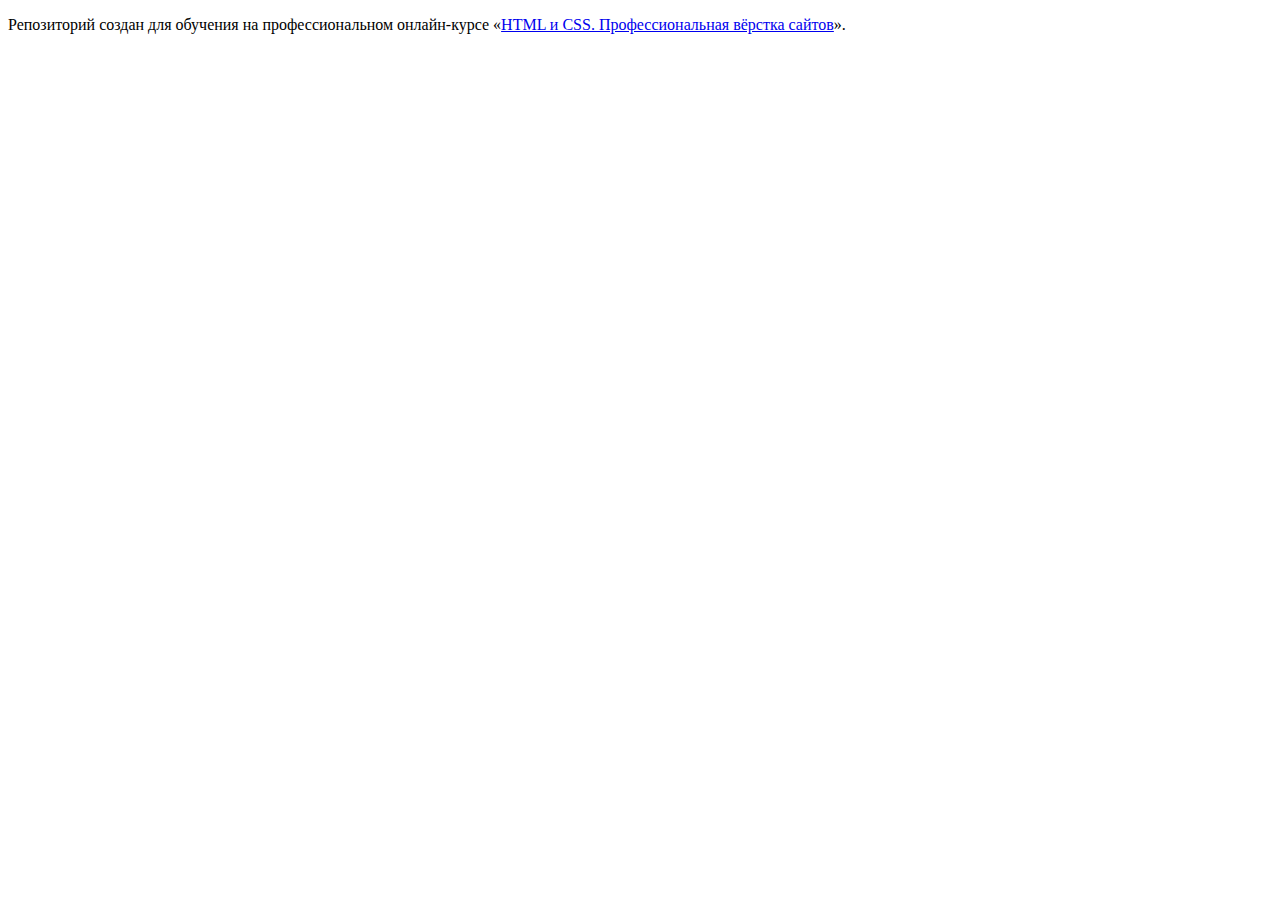
<file: index.html>
<!DOCTYPE html>
<html lang="ru">
  <head>
    <meta charset="utf-8">
    <title>HTML Academy: Седона</title>
  </head>
  <body>

    <p>Репозиторий создан для обучения на профессиональном онлайн‑курсе «<a href="https://htmlacademy.ru/intensive/htmlcss">HTML и CSS. Профессиональная вёрстка сайтов</a>».</p>

  </body>
</html>
</file>
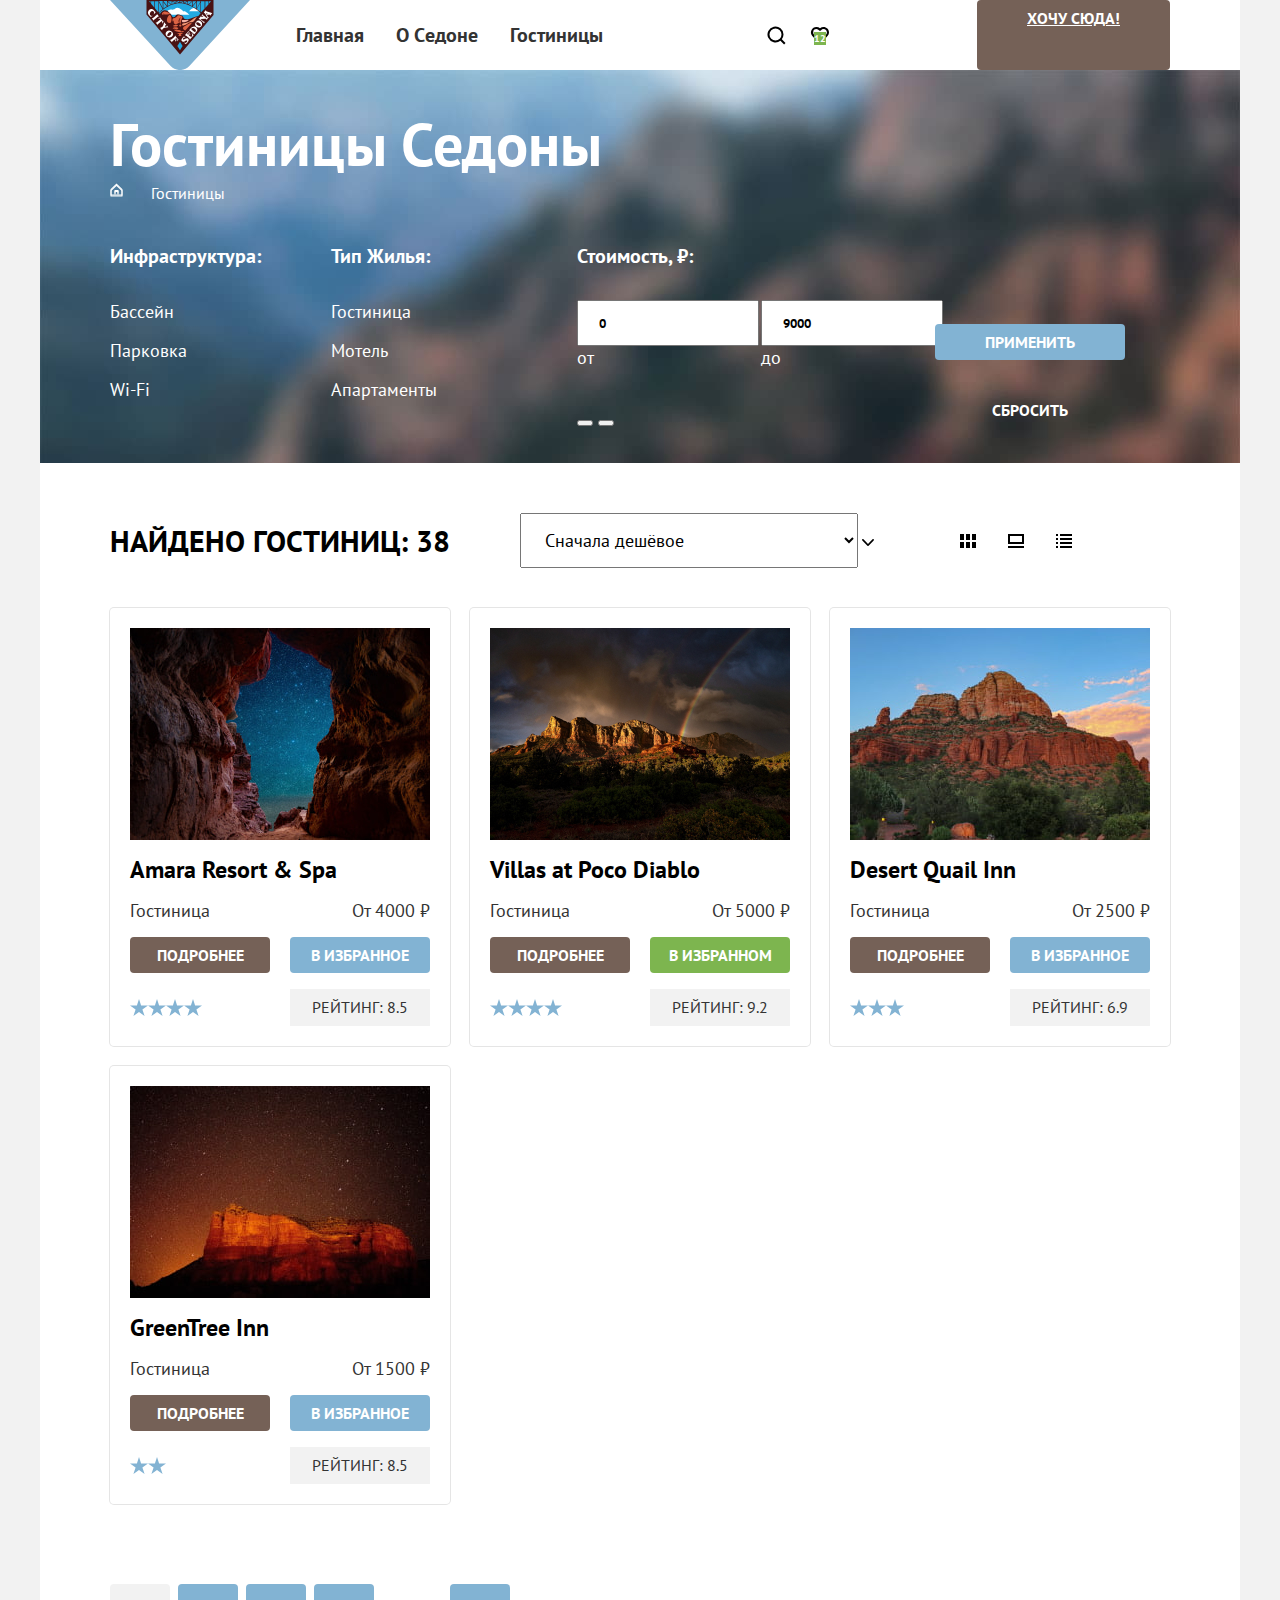
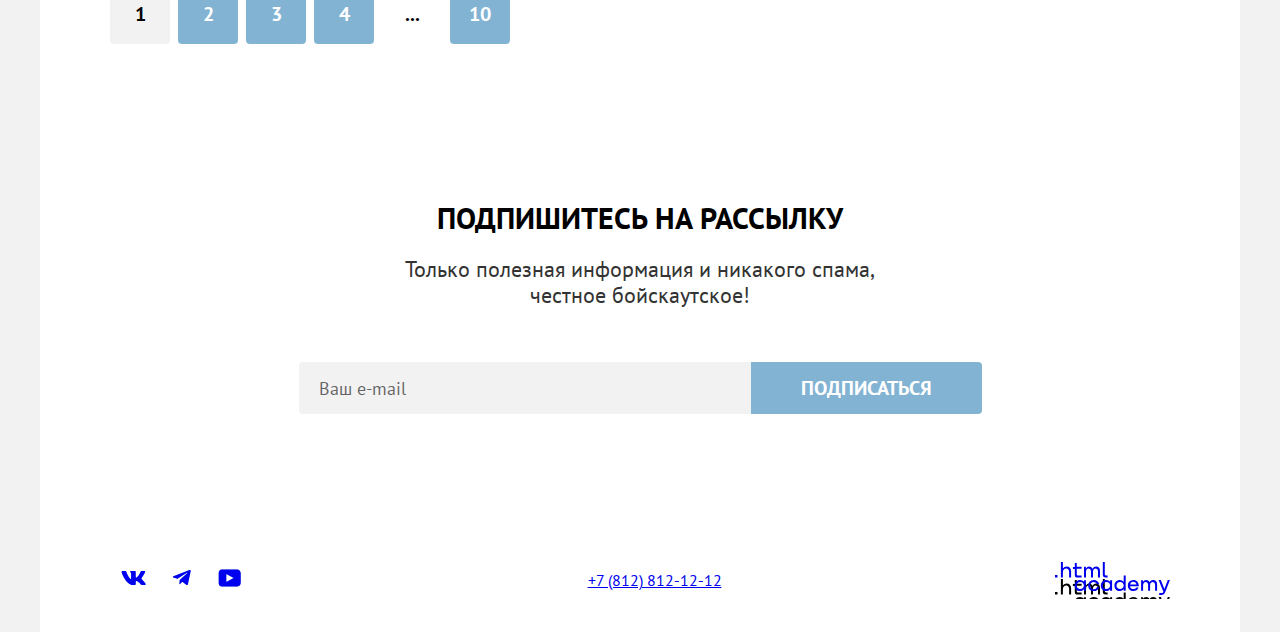
<file: catalog.html>
<!DOCTYPE html>
<html lang="ru">

  <head>
    <meta charset="utf-8">
    <link rel="icon" href="favicon.ico">
    <link rel="icon" type="image/png" href="/images/icons/favicon_32x32.png">
    <link rel="stylesheet" href="styles/styles.css">
    <title>HTML Academy: Седона</title>
  </head>

  <body>
    <div class="page__container">
      <header class="page__header" data-test="header">

        <a href="index.html" class="logo__link">
          <img src="images/icons/logo_sedona.svg" alt="город Cедона" class="city__logo" width="140" height="70">
        </a>

        <nav class="navigation">
          <ul class="navigation__list">
            <li class="navigation__item">
              <a href="index.html" class="navigation__link">Главная</a>
            </li>
            <li class="navigation__item">
              <a href="#" class="navigation__link">О Cедоне</a>
            </li>
            <li class="navigation__item">
              <a href="catalog.html" class="navigation__link navigation__link__active link__current"
                aria-current="page">Гостиницы</a>
            </li>
          </ul>

          <ul class="navigation__list navigation__user__list">
            <li class="navigation__item ">
              <a href="#" class="navigation__link navigation__search">
                <span class="visually__hidden">Поиск</span>
              </a>
            </li>
            <li class="navigation__item">
              <a href="#" class="navigation__link navigation__heart">
                <span class="visually__hidden">Избранных отелей</span>
                <span class="navigation__likes">12</span>
              </a>
            </li>

          </ul>
          <a href="#" class="navigation__button button button__primary">ХОЧУ СЮДА!</a>

        </nav>
      </header>

      <main data-test="main">
        <section class="filter__banner" data-test="filter">
          <h1 class="filter__banner__title">Гостиницы Седоны</h1>
          <ul class="breadcrumbs__list">
            <li class="breadcrumbs__item">
              <a href="index.html" class="breadcrumbs__link main__link">
                <span class="visually__hidden">На главную</span>
                <svg xmlns="http://www.w3.org/2000/svg" width="13" height="15" fill="none">
                  <path fill="currentColor" d="m6.5.5-6 5.8v6.2h12V6.3zm5 11h-10V6.7l5-4.8 5 4.8z" />
                  <path fill="currentColor" d="M4.5 10.5h1V8h2v2.5h1V7h-4z" />
                </svg>
              </a>
            </li>
            <li class="breadcrumbs__item">
              <a href="catalog.html" class="breadcrumbs__link link__current">
                Гостиницы
              </a>
            </li>

          </ul>

          <h2 class="visually__hidden">Фильтр подбора жилья</h2>
          <form class="filter__form" action="https://echo.htmlacademy.ru/" method="post">
            <fieldset class="infrastructure">
              <legend class="filter__title">Инфраструктура:</legend>
              <ul class="infrastructure__list">
                <li class="infrastructure__item">
                  <label class="control">
                    <input class=" control__input visually__hidden infrastructure__input" type="checkbox" name="pool"
                      id="pool" checked>
                    <span class="control__mark"></span>
                    <span class="control__label">Бассейн</span>
                  </label>
                <li class="infrastructure__item">
                  <label class="control">
                    <input class=" control__input visually__hidden infrastructure__input" type="checkbox" name="parking"
                      id="parking" checked>
                    <span class="control__mark"></span>
                    <span class="control__label"> Парковка </span>
                  </label>
                </li>
                <li class="infrastructure__item">
                  <label class="control">
                    <input class=" control__input visually__hidden infrastructure__input" type="checkbox" name="Wi-fi"
                      id="WiFi">
                    <span class="control__mark"></span>
                    <span class="control__label">Wi-Fi</span>
                  </label>
                </li>
              </ul>
            </fieldset>

            <fieldset class="accommodation__type">
              <legend class="filter__title">Тип Жилья:</legend>
              <ul class="accommodation__list">
                <li class="accommodation__item">
                  <label class="control">
                    <input class="control__input visually__hidden accommodation__input" type="radio"
                      name="accommodation__group" id="hotel" value="hotel" checked>
                    <span class="control__mark"></span>
                    <span class="control__label">Гостиница</span>
                  </label>
                <li class="accommodation__item">
                  <label class="control">
                    <input class=" control__input visually__hidden accommodation__input" type="radio"
                      name="accommodation__group" id="motel" value="motel">
                    <span class="control__mark"></span>
                    <span class="control__label">Мотель </span>
                  </label>
                </li>
                <li class="accommodation__item">
                  <label class="control">
                    <input class=" control__input visually__hidden accommodation__input" type="radio"
                      name="accommodation__group" id="apartment" value="apartment">
                    <span class="control__mark"></span>
                    <span class="control__label">Апартаменты</span>
                  </label>
                </li>
              </ul>
            </fieldset>

            <fieldset class="price__range__fieldset">
              <legend class="filter__title">Стоимость, &#8381;:</legend>
              <div class="price__container">
                <div class="input__price__container">
                  <input class="field price__input number__input" type="number" placeholder="0" id="price__input__min"
                    name="price__input__min" value="0">
                  <label for="price__input__min" class="price__label">от</label>
                </div>

                <div class="input__price__container">
                  <input class="field price__input field__right number__input" type="number" placeholder="9000"
                    id="price__input__max" name="price__input__max" value="9000">
                  <label for="price__input__max" class="price__label">до</label>
                </div>
              </div>

              <div class="range__scale">
                <div class="range__bar" style="left: 0; width: 217px">
                  <button type="button" class="range__button range__button__min" name="range__button__from"
                    id="range__button__from"><span class="visually__hidden">Изменить минимальную цену</span></button>
                  <button type="button" class="range__button range__button__max" name="range__button__to"
                    id="range__button__to"><span class="visually__hidden">Изменить максимальную цену</span></button>
                </div>
              </div>
            </fieldset>

            <div class="filter__buttons__container">
              <button class="button button__apply button__second" type="submit">Применить</button>
              <button class="button button__reset button__forth" type="reset">Сбросить</button>
            </div>

          </form>
        </section>

        <section class="main__catalog" data-test="catalog">
          <h2 class="visually__hidden">Найденные гостиницы:</h2>
          <header class="catalog__header">
            <p class="banner__title">Найдено гостиниц:&nbsp;<span class="hotels_found">38</span></p>
            <div class="select__container">
              <select class="select__control" name="hotels_sort" aria-label="Сортировка">
                <option value="popular">Сначала популярное</option>
                <option value="cheap" selected>Сначала дешёвое</option>
                <option value="expensive">Сначала дорогое</option>
              </select>
              <svg xmlns="http://www.w3.org/2000/svg" width="12" height="8" class="select__arrow">
                <path
                  d="m6.6 6.7 5.1-5.3a1 1 0 0 0 0-1.2 1 1 0 0 0-1.2 0L6 5 1.5.2A1 1 0 0 0 .3.2Q0 .4 0 .8l.3.6 5.1 5.3q.6.6 1.2 0" />
              </svg>
            </div>

            <ul class="view__control__list" aria-label="настройка вида списка">
              <li>
                <a href="catalog.html?view=tile"
                  class="view__control__input view__control__input__table view__control__input__active">
                  <span class="visually__hidden">Маленькие иконки</span></a>
              <li>
                <a href="catalog.html?view=card" class="view__control__input view__control__input__slideshow">
                  <span class="visually__hidden">Больше иконки</span></a>
              </li>
              <li>
                <a href="catalog.html?view=list" class="view__control__input view__control__input__list">
                  <span class="visually__hidden">Список</span></a>
              </li>
            </ul>
          </header>
          <ul class="hotels__list">
            <li class="hotel__card">
              <a href="#" class="card__picture">
                <img src="images/catalog/hotel_amara.jpg" width="300" height="212" alt="Вид небa из ущелья">
              </a>
              <a href="#" class="card__hotel__name">
                <h3 class="hotel__title">Amara Resort & Spa</h3>
              </a>
              <p class="card__hotel__type">Гостиница</p>
              <p class="card__hotel__price">От <b class="price">4000</b> &#8381;</p>
              <a href="#" class="button button__more-info button__primary">Подробнее</a>
              <button type="button" class="button button__like button__second">В избранное</button>
              <div class="hotel__stars">
                <span class="visually__hidden">Звёзд у отеля: 4</span>
                <img src="images/icons/star.svg" class="star" alt="Звезда" aria-hidden="true" width="18" height="17">
                <img src="images/icons/star.svg" class="star" alt="Звезда" aria-hidden="true" width="18" height="17">
                <img src="images/icons/star.svg" class="star" alt="Звезда" aria-hidden="true" width="18" height="17">
                <img src="images/icons/star.svg" class="star" alt="Звезда" aria-hidden="true" width="18" height="17">
              </div>
              <p class="button__rating">Рейтинг: <span class="hotel__rating">8.5</span></p>
            </li>

            <li class="hotel__card">
              <a href="#" class="card__picture">
                <img src="images/catalog/hotel_villas.jpg" width="300" height="212" alt="Вид на гору дьявола"></a>
              <a href="#" class="card__hotel__name">
                <h3 class="hotel__title">Villas at Poco Diablo</h3>
              </a>
              <p class="card__hotel__type">Гостиница</p>
              <p class="card__hotel__price">От <b class="price">5000</b> &#8381;</p>
              <a href="#" class="button button__more-info button__primary">Подробнее</a>
              <button type="button" class="button button__like button__liked button__third">В избранном</button>
              <div class="hotel__stars">
                <span class="visually__hidden">Звёзд у отеля: 4</span>
                <img src="images/icons/star.svg" class="star" alt="Звезда" aria-hidden="true" width="18" height="17">
                <img src="images/icons/star.svg" class="star" alt="Звезда" aria-hidden="true" width="18" height="17">
                <img src="images/icons/star.svg" class="star" alt="Звезда" aria-hidden="true" width="18" height="17">
                <img src="images/icons/star.svg" class="star" alt="Звезда" aria-hidden="true" width="18" height="17">
              </div>
              <p class="button__rating">Рейтинг: <span class="hotel__rating">9.2</span></p>
            </li>

            <li class="hotel__card">
              <a href="#" class="card__picture">
                <img src="images/catalog/hotel_desert.jpg" width="300" height="212" alt="Вид пика красной горы"> </a>
              <a href="#" class="card__hotel__name">
                <h3 class="hotel__title">Desert Quail Inn</h3>
              </a>
              <p class="card__hotel__type">Гостиница</p>
              <p class="card__hotel__price">От <b class="price">2500</b> &#8381;</p>
              <a href="#" class="button button__more-info button__primary">Подробнее</a>
              <button type="button" class="button button__like button__second">В избранное</button>
              <div class="hotel__stars">
                <span class="visually__hidden">Звёзд у отеля: 3</span>
                <img src="images/icons/star.svg" class="star" alt="Звезда" aria-hidden="true" width="18" height="17">
                <img src="images/icons/star.svg" class="star" alt="Звезда" aria-hidden="true" width="18" height="17">
                <img src="images/icons/star.svg" class="star" alt="Звезда" aria-hidden="true" width="18" height="17">
              </div>
              <p class="button__rating">Рейтинг: <span class="hotel__rating">6.9</span></p>
            </li>

            <li class="hotel__card">
              <a href="#" class="card__picture">
                <img src="images/catalog/hotel_greentree.jpg" width="300" height="212"
                  alt="Вид пика на фоне звездного неба">
              </a>
              <a href="#" class="card__hotel__name">
                <h3 class="hotel__title">GreenTree Inn</h3>
              </a>
              <p class="card__hotel__type">Гостиница</p>
              <p class="card__hotel__price">От <b class="price">1500</b> &#8381;</p>
              <a href="#" class="button button__more-info button__primary">Подробнее</a>
              <button type="button" class="button button__like button__second">В избранное</button>
              <div class="hotel__stars">
                <span class="visually__hidden">Звёзд у отеля: 2</span>
                <img src="images/icons/star.svg" class="star" alt="Звезда" aria-hidden="true" width="18" height="17">
                <img src="images/icons/star.svg" class="star" alt="Звезда" aria-hidden="true" width="18" height="17">
              </div>
              <p class="button__rating">Рейтинг: <span class="hotel__rating">8.5</span></p>
            </li>
          </ul>

          <footer class="pagination">
            <ul class="pagination__list">
              <li class="pagination__item">
                <a class="pagination__link pagination__active">1</a>
              </li>
              <li class="pagination__item">
                <a href="#" class="pagination__link ">2</a>
              </li>
              <li class="pagination__item">
                <a href="#" class="pagination__link">3</a>
              </li>
              <li class="pagination__item">
                <a href="#" class="pagination__link">4</a>
              </li>
              <li class="pagination__item">
                <span class="pagination__link pagination__disabled">...</span>
              </li>
              <li class="pagination__item">
                <a href="#" class="pagination__link ">10</a>
              </li>
            </ul>
          </footer>
        </section>
        <section class="newsletter banner newsletter__no__image" data-test="subscribe">
          <h2 class="banner__title">Подпишитесь на рассылку</h2>
          <form action="https://echo.htmlacademy.ru/" class="newsletter__form">
            <p class="banner__text">Только полезная информация и никакого спама, <br> честное бойскаутское!</p>
            <div class="newsletter__banner__container">
              <input class="field field__newsletter" placeholder="Ваш e-mail" type="email" name="email"
                id="newsletter__email" required>
              <button type="submit" class="button button__newsletter button__second">Подписаться</button>
            </div>
          </form>
        </section>
      </main>

      <footer class="page__footer" data-test="footer">
        <h2 class="visually__hidden">Контакты</h2>
        <ul class="social__list">
          <li class="social__item">
            <a href="https://vk.com/htmlacademy" class="vk__link social__link" target="_blank"
              rel="noreferrer noopener">
              <span class="visually__hidden">Ссылка на Вконтакте</span>
              <svg xmlns="http://www.w3.org/2000/svg" width="48" height="40" fill="currentColor" viewBox="0 0 48 40"
                aria-hidden="true">
                <path fill-rule="evenodd"
                  d="M35.1 14q.4-1-.8-1h-2.6q-1 0-1.1.7S29.2 17 27.3 19q-.8.9-1.2.8t-.4-.7v-5.2q0-.9-.8-.9h-4q-.8 0-.8.6c0 .6 1 .8 1 2.5V20q.1 1.1-.4 1c-.9 0-3-3.2-4.3-6.9q-.3-1-1.2-1h-2.6q-1.1 0-1 .7c0 .7 1 4.1 4.2 8.6 2.2 3 5.2 4.7 8 4.7 1.7 0 1.9-.4 1.9-1v-2.3q0-1 .7-.9c.4 0 1 .2 2.6 1.7 1.8 1.7 2 2.5 3 2.5h2.7q1.1 0 1-1.1-.5-1.1-2.3-3l-1.8-2q-.5-.6 0-1.1s3.2-4.4 3.5-6"
                  clip-rule="evenodd" />
              </svg>
            </a>
          </li>
          <li class="social__item">
            <a href=" https://t.me/htmlacademy " class="telegram__link social__link" target="_blank"
              rel=" noreferrer noopener">
              <span class=" visually__hidden">Ссылка на Телеграм</span>
              <svg xmlns="http://www.w3.org/2000/svg" width="48" height="40" fill="currentColor" aria-hidden="true">
                <path
                  d="m31.5 12.1-16 6.1q-1.5.8-.2 1.4l4.1 1.2 9.5-6q.8-.2.5.2l-7.7 7-.3 4.2q.6 0 .9-.4l2-2 4 3q1.3.8 1.6-.6l2.7-12.8c.3-1.1-.4-1.6-1.1-1.3" />
              </svg>
            </a>
          </li>
          <li class="social__item">
            <a href="https://www.youtube.com/user/htmlacademyru" class="youtube__link social__link" target="_blank"
              rel="noreferrer noopener">
              <span class=" visually__hidden">Ссылка на Ютуб</span>
              <svg xmlns="http://www.w3.org/2000/svg" width="48" height="40" fill="currentColor" aria-hidden="true">
                <path
                  d="M31.3 11.5H15.8c-1.8 0-3.1 1.6-3.1 3.4v10c0 2 1.3 3.6 3.1 3.6h15.7c1.6 0 3.2-1.6 3.2-3.4V14.9c-.3-1.8-1.6-3.4-3.4-3.4M20.3 24v-8l7.4 4z" />
              </svg>
            </a>
          </li>
        </ul>
        <div>
          <a href="tel:78128121212" class="phone">+7 (812) 812-12-12</a>
        </div>
        <div>
          <a href="https://htmlacademy.ru/intensive/htmlcss" class="htmlacademy__link" target="_blank"
            rel=" noreferrer noopener">
            <span class="visually__hidden"> сайт HTML академии </span>
            <svg xmlns="http://www.w3.org/2000/svg" width="115" height="33" aria-hidden="true">
              <g fill="currentColor" clip-path="url(#a)">
                <path
                  d="M0 12.9v2.6h2.5v-2.6zm11.6-8.4Q9.2 4.6 8 6.2h-.1V0h-2v15.5h2v-5.3c0-2.1 1.3-3.6 3.3-3.6 1.8 0 2.9 1.4 2.9 3.2v5.7h2V9.4c.1-3-1.8-4.9-4.5-4.9m15 .3h-4.8V1.1h-2v3.8h-1.9v2h1.9v6q0 2.6 2.7 2.7h4.1v-2h-3.7q-1 0-1.1-1.1V6.8h4.8zm14.5-.2q-2.5 0-3.5 2.1h-.1a4 4 0 0 0-3.4-2.1Q32 4.8 31 6.4h-.1V4.8H29v10.6h2V10c0-2 1-3.5 2.6-3.5q2.3.1 2.4 2.6v6.3h2V9.8c0-2.4 1.4-3.3 2.6-3.3q2.3.1 2.4 2.6v6.3h2V8.9c.1-2.5-1.4-4.3-3.9-4.3m6.7 8.1q0 2.6 2.8 2.7h2v-2h-1.7q-1 0-1.1-1.1V0h-2zm-18.9 7a5 5 0 0 0-3.9-1.8c-3.1 0-5.4 2.3-5.4 5.6s2.3 5.6 5.4 5.6q2.7-.1 3.8-1.9h.1v1.6h2V18.2h-2zm-3.6 7.4a3.5 3.5 0 0 1-3.6-3.6c0-2 1.4-3.6 3.6-3.6s3.6 1.6 3.6 3.6c0 1.9-1.4 3.6-3.6 3.6M44.2 22c-.5-2.4-2.6-4.1-5.4-4.1a5.4 5.4 0 0 0-5.6 5.6c0 3.1 2.2 5.6 5.6 5.6 2.8 0 4.9-1.8 5.4-4.2h-2.1a3.4 3.4 0 0 1-3.3 2.3 3.5 3.5 0 0 1-3.6-3.6c0-2 1.4-3.6 3.6-3.6q2.5.2 3.3 2.2h2.1zm10.9-2.3a5 5 0 0 0-3.9-1.8c-3.1 0-5.4 2.3-5.4 5.6s2.3 5.6 5.4 5.6q2.7-.1 3.8-1.9h.1v1.6h2V18.2h-2zm-3.6 7.4a3.5 3.5 0 0 1-3.6-3.6c0-2 1.4-3.6 3.6-3.6s3.6 1.6 3.6 3.6c0 1.9-1.5 3.6-3.6 3.6m17.2-7.3a5 5 0 0 0-3.9-1.9c-3.1 0-5.4 2.3-5.4 5.6s2.2 5.6 5.4 5.6q2.6-.1 3.8-1.8h.1v1.5h2V13.4h-2zm-3.6 7.3a3.5 3.5 0 0 1-3.6-3.6c0-2 1.4-3.6 3.6-3.6s3.6 1.6 3.6 3.6c-.1 2-1.5 3.6-3.6 3.6m13.2-9.2a5.4 5.4 0 0 0-5.5 5.6c0 3 2.1 5.6 5.5 5.6 2.5 0 4.5-1.3 5.2-3.6h-2.1q-.8 1.6-3 1.6c-1.9 0-3.3-1.3-3.4-2.9h8.8c.2-3.6-2-6.3-5.5-6.3m0 1.9q2.7.1 3.3 2.6h-6.5a3 3 0 0 1 3.2-2.6m19.9-1.9a4 4 0 0 0-3.6 2h-.1q-1-1.9-3.4-2-2.2 0-3.1 1.8v-1.5h-1.9v10.6h2v-5.4q.1-3.2 2.6-3.5 2.3.1 2.4 2.6v6.3h2v-5.6c0-2.4 1.4-3.3 2.6-3.3q2.3.1 2.4 2.6v6.3h2v-6.5c.1-2.6-1.4-4.4-3.9-4.4m11.2 9.1-3.6-8.9h-2.2l4.8 11.6q-.3 1.3-1.7 1.2h-2.5v2h2.5q2.6 0 3.5-2.6l4.7-12.2h-2.1z" />
              </g>
              <defs>
                <clipPath id="a">
                  <path fill="#fff" d="M0 0h115v33H0z" />
                </clipPath>
              </defs>
            </svg>
          </a>
        </div>
      </footer>
    </div>
  </body>

</html>
</file>
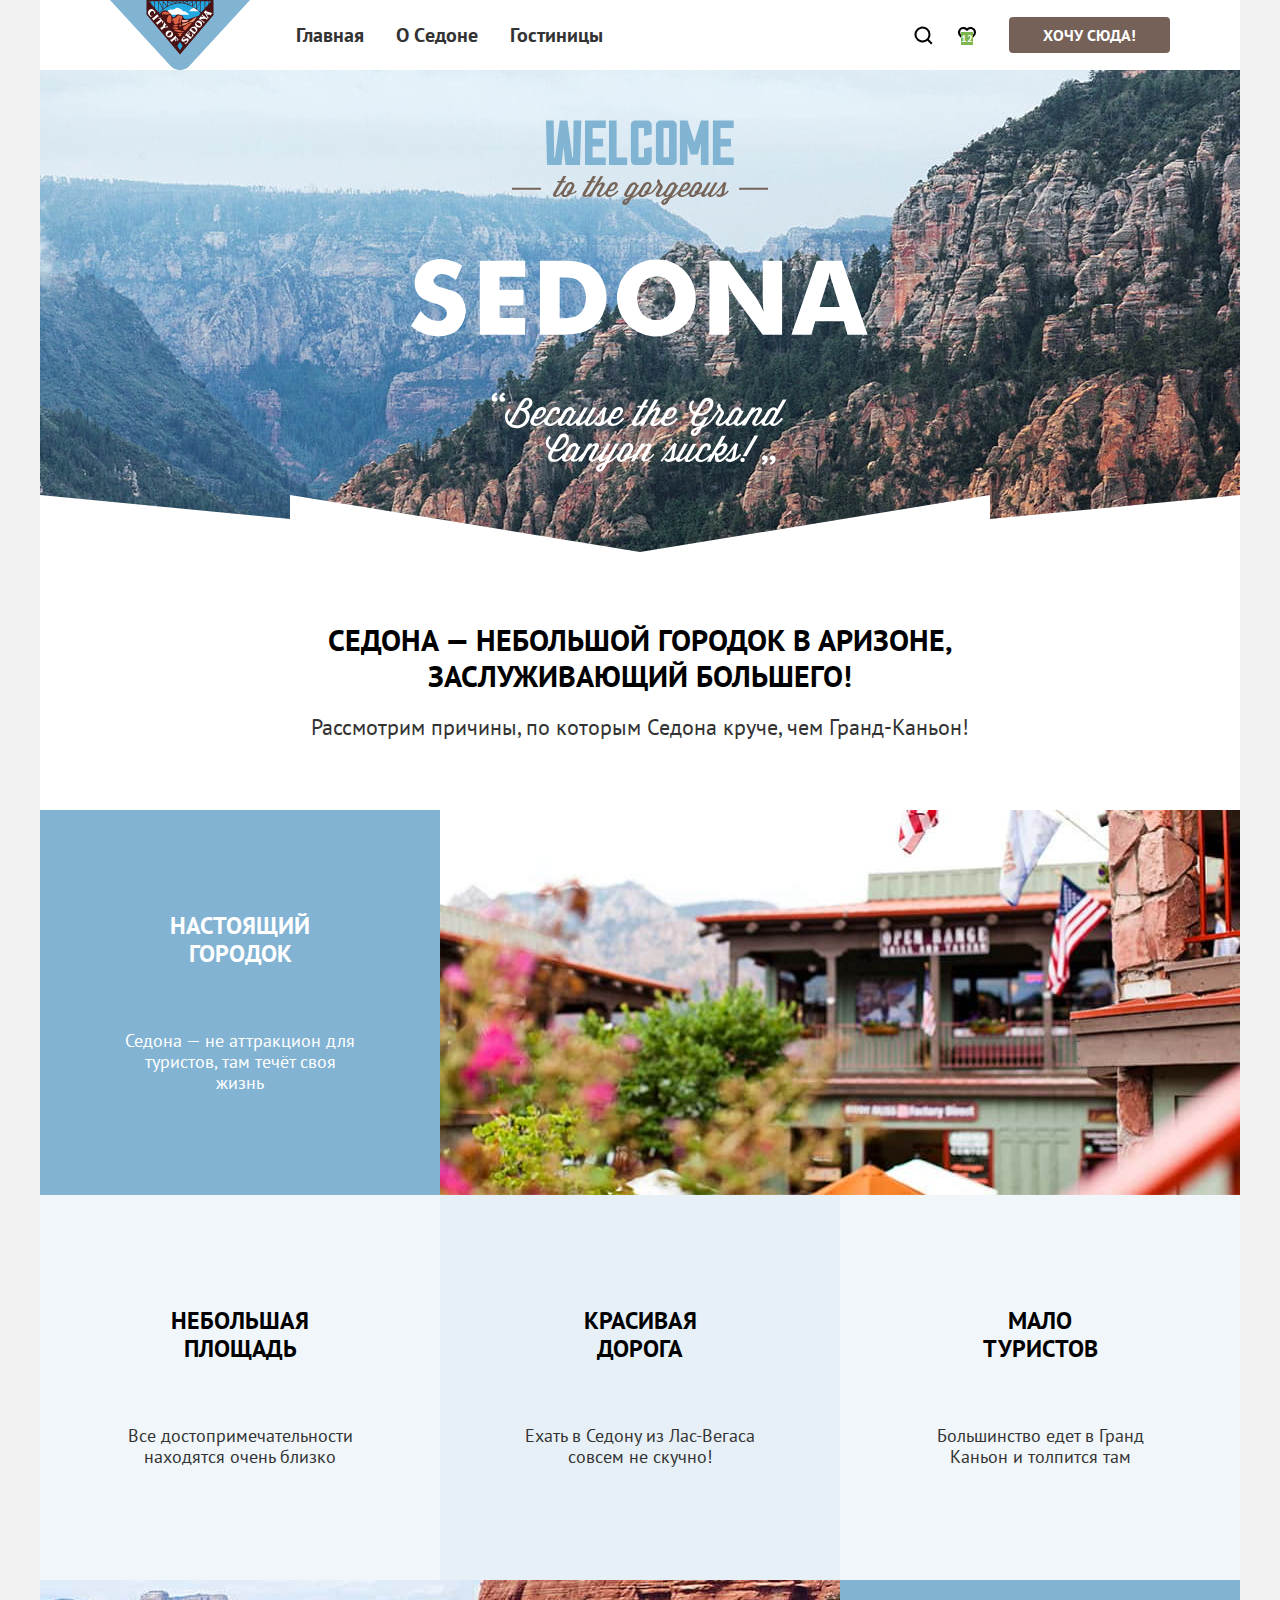
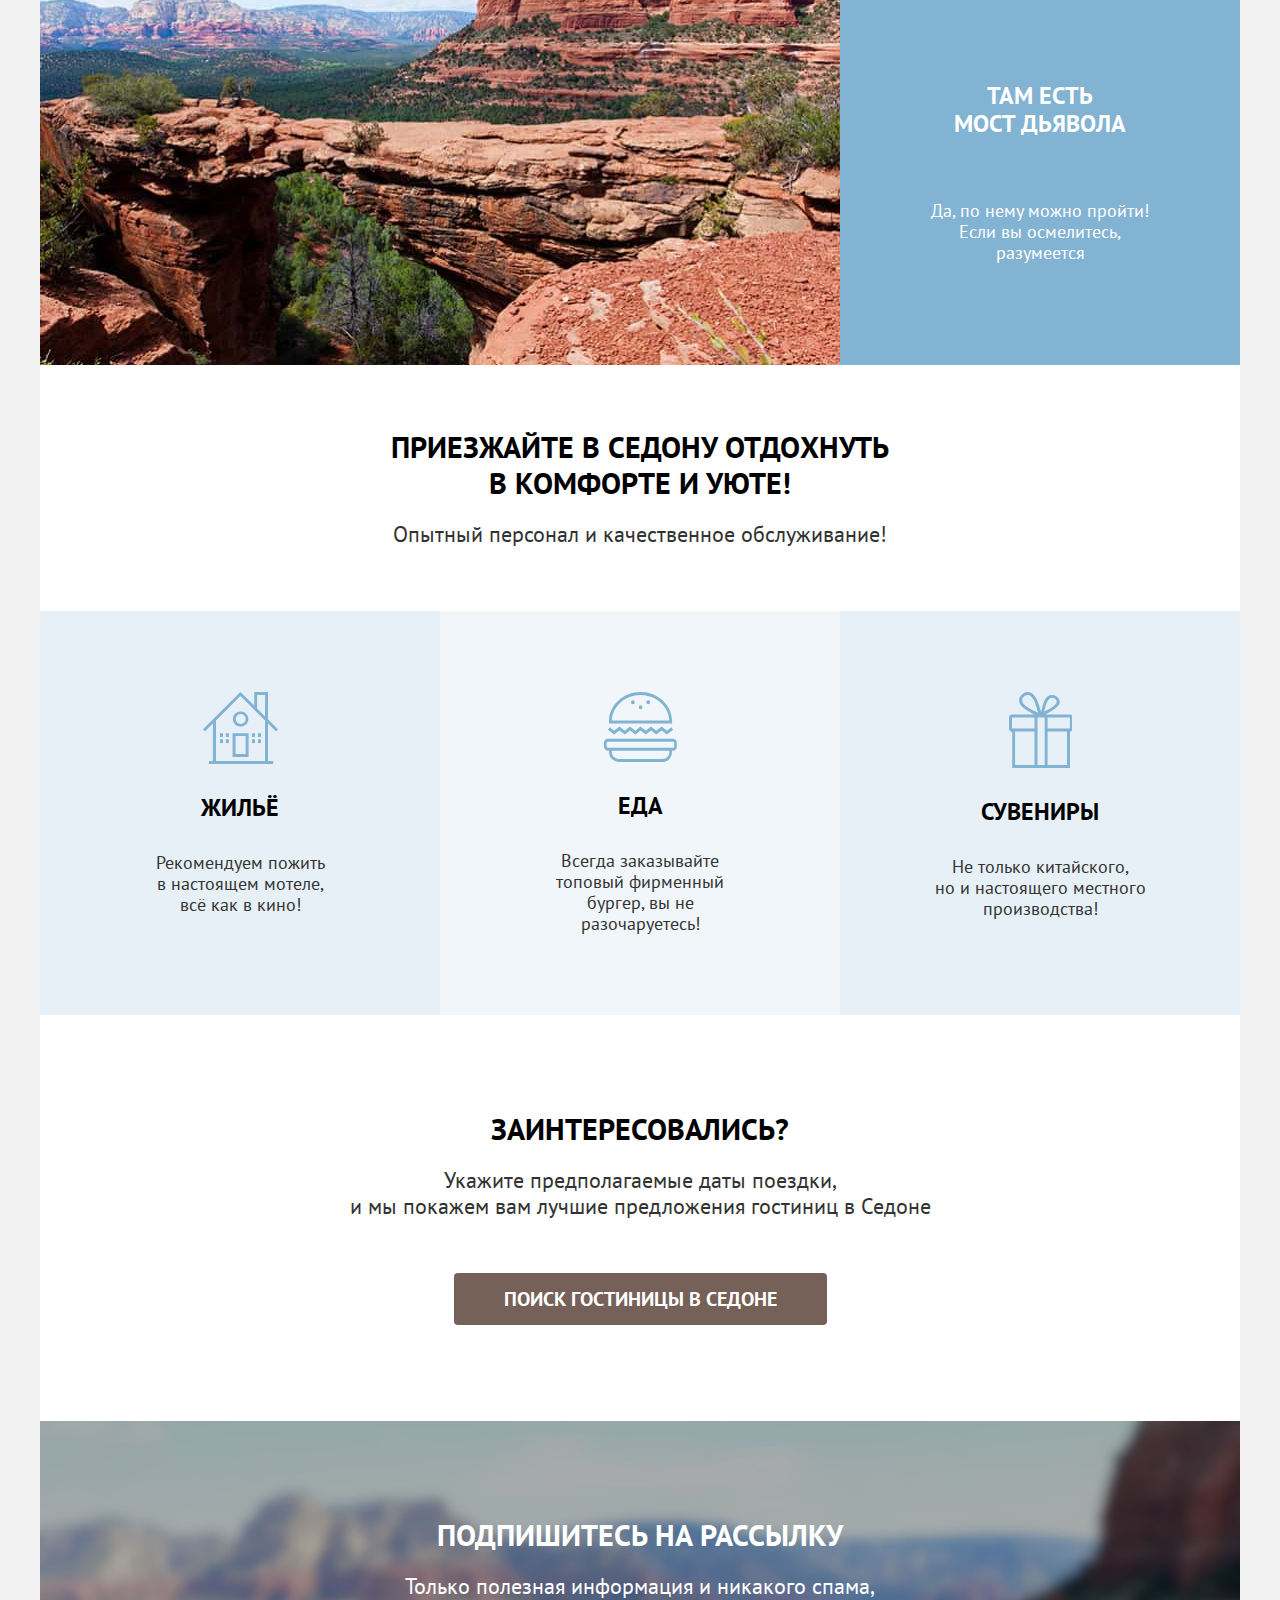
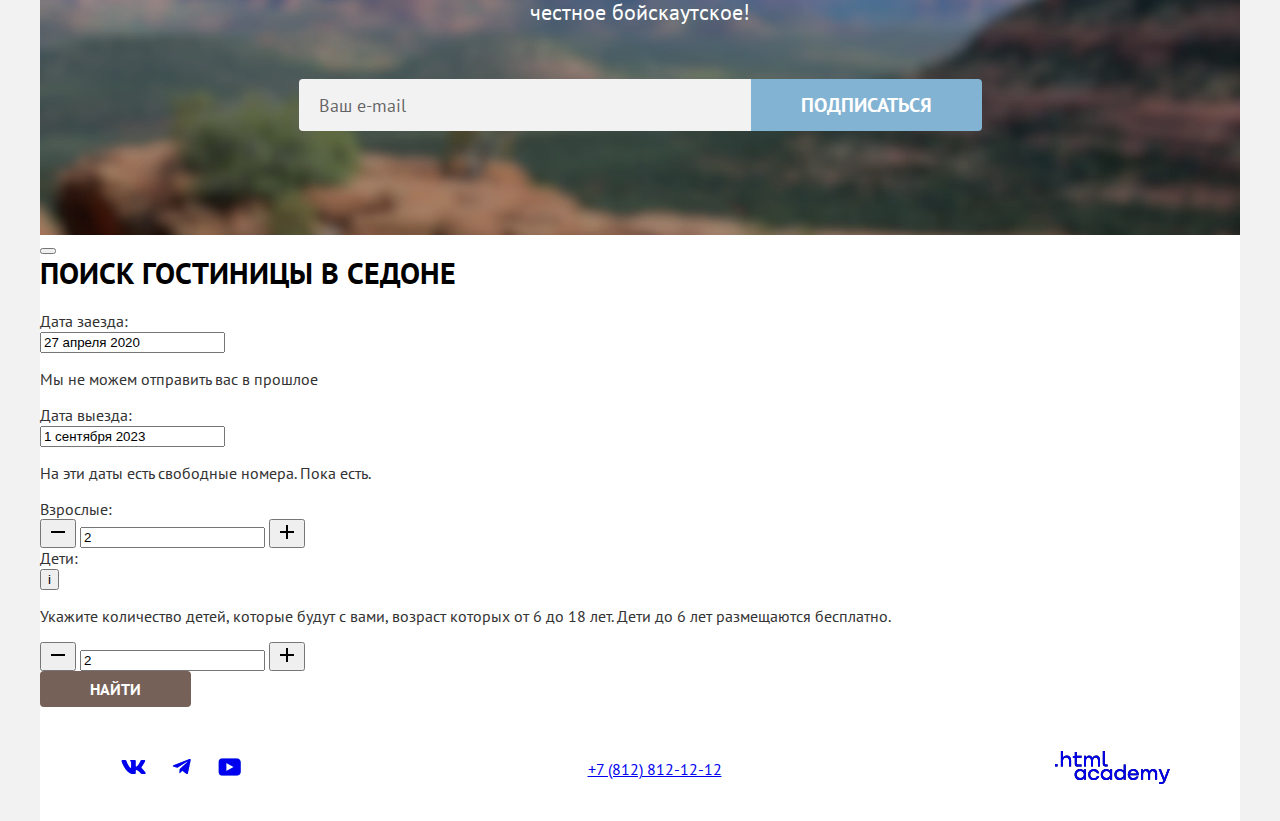
<file: modal.html>
<!DOCTYPE html>
<html lang="ru">

  <head>
    <meta charset="utf-8">
    <link rel="icon" href="favicon.ico">
    <link rel="stylesheet" href="styles/styles.css">

    <title>HTML Academy: Седона</title>
  </head>

  <body>
    <div class="page__container">

      <header class="page__header" data-test="header">

        <a href="index.html" class="logo__link link__current">
          <img src="images/icons/logo_sedona.svg" alt="город Cедона" class="city__logo" width="140" height="70">
        </a>

        <nav class="navigation">
          <ul class="navigation__list">
            <li class="navigation__item">
              <a href="index.html" class="navigation__link navigation__link__active link__current"
                aria-current="page">Главная</a>
            </li>
            <li class="navigation__item">
              <a href="#" class="navigation__link">О Cедоне</a>
            </li>
            <li class="navigation__item">
              <a href="catalog.html" class="navigation__link">Гостиницы</a>
            </li>
          </ul>

          <ul class="navigation__list navigation__user__list">
            <li class="navigation__item">
              <a href="#" class="navigation__link navigation__search">
                <span class="visually__hidden">Поиск</span>
              </a>
            </li>
            <li class="navigation__item">
              <a href="#" class="navigation__link navigation__heart">
                <span class="visually__hidden">Избранных отелей</span>
                <span class="navigation__likes">12</span>
              </a>
            </li>
            <li class="navigation__item">
              <a href="#" class="navigation__button button button__primary">ХОЧУ СЮДА!</a>
            </li>
          </ul>
        </nav>
      </header>

      <main class="main-container" data-test="main">
        <header class="main__banner banner" data-test="Hero">
          <h1 class="visually__hidden">добро пожаловать в Седону</h1>
          <div class="banner__image">
            <img src="images/welcome_text.svg" width="458" height="352" alt="вид седоны">
          </div>
          <div class="main__banner__container">
            <h2 class="banner__title">Седона — небольшой городок в Аризоне, <br> заслуживающий большего!</h2>
            <p class="banner__text">Рассмотрим причины, по которым Седона круче, чем Гранд-Каньон!</p>
          </div>
        </header>

        <ul class="about__sedona__list" data-test="advantages">
          <li class="about__sedona__item__image">
            <div class="item__container">
              <h3 class="about__item__title">Настоящий городок</h3>
              <p class="about__item__text">Седона — не аттракцион для туристов, там течёт своя жизнь</p>
            </div>
            <img src="images/balcony.jpg" class="about__item__image" width="800" height="385" alt="Вид с балкона">
          </li>
          <li class="about__sedona__item item__light">
            <h3 class="about__item__title">Небольшая площадь</h3>
            <p class="about__item__text">Все достопримечательности находятся очень близко</p>
          </li>
          <li class="about__sedona__item item__dark">
            <h3 class="about__item__title">Красивая <br> дорога</h3>
            <p class="about__item__text">Ехать в Седону из Лас-Вегаса совсем не скучно!</p>
          </li>
          <li class="about__sedona__item item__light">
            <h3 class="about__item__title">Мало <br> туристов</h3>
            <p class="about__item__text">Большинство едет в Гранд Каньон и толпится там</p>
          </li>
          <li class="about__sedona__item__image">
            <img src="images/devil_bridge.jpg" width="800" height="385" alt="Вид на мост дьявола">
            <div class="item__container">
              <h3 class="about__item__title">Там есть <br> мост дьявола</h3>
              <p class="about__item__text">Да, по нему можно пройти! Если вы осмелитесь, разумеется</p>
            </div>
          </li>
        </ul>
        <div data-test="service">
          <section class="advantages__banner banner">
            <h2 class="banner__title">Приезжайте в Седону отдохнуть <br> в комфорте и уюте!</h2>
            <p class="banner__text">Опытный персонал и качественное обслуживание!</p>
          </section>

          <ul class="advantages__list">
            <li class="advantages__item item__dark">
              <img src="images/icons/advantage_house.svg" width="75" height="72" alt="домик">
              <h3 class="advantages__title">Жильё</h3>
              <p class="advantages__text">Рекомендуем пожить <br> в настоящем мотеле, <br> всё как в кино!</p>
            </li>
            <li class="advantages__item item__light">
              <img src="images/icons/advantage_burger.svg" width="74" height="70" alt="бургер">
              <h3 class="advantages__title">Еда</h3>
              <p class="advantages__text">Всегда заказывайте <br> топовый фирменный бургер, вы не разочаруетесь!</p>
            </li>
            <li class="advantages__item item__dark">
              <img src="images/icons/advantage_box.svg" width="64" height="76" alt="Коробка с бантиком">
              <h3 class="advantages__title">Сувениры</h3>
              <p class="advantages__text">Не только китайского, <br> но и настоящего местного производства!</p>
            </li>
          </ul>
        </div>
        <section class="is__interested__banner banner" data-test="search">
          <h2 class="banner__title">Заинтересовались?</h2>
          <p class="banner__text">Укажите предполагаемые даты поездки, <br> и мы покажем вам лучшие предложения гостиниц
            в Седоне</p>
          <button type="button" class="button button__search button__primary">ПОИСК ГОСТИНИЦЫ В СЕДОНЕ</button>
        </section>

        <section class="newsletter banner" data-test="subscribe">
          <h2 class="banner__title">Подпишитесь на рассылку</h2>
          <form action="https://echo.htmlacademy.ru/" class="newsletter__form">
            <p class="banner__text">Только полезная информация и никакого спама, <br> честное бойскаутское!</p>
            <div class="newsletter__banner__container">
              <input class="field__newsletter field" placeholder="Ваш e-mail" type="email" name="email"
                id="newsletter__email" required>
              <button type="submit" class="button button__newsletter button__second">Подписаться</button>
            </div>
          </form>
        </section>

      </main>


      <div class="search__modal__container" data-test="modal">

        <div class="search__modal__window">

          <button type="button" class="button__close"><span class="visually__hidden">Закрыть окно</span></button>
          <h3 class="banner__title search__title">Поиск гостиницы в Седоне</h3>
          <form class="search__form" method="post" action="https://echo.htmlacademy.ru/">

            <label for="check-in__date" class="search__label">Дата заезда:</label>
            <div class="search__input__container">
              <input type="text" class="input__check-in field" id="check-in__date" name="check-in"
                placeholder="Укажите дату" value="27 апреля 2020" required>
              <p class="search__message search__message__warning">Мы не можем отправить вас в прошлое</p>
            </div>

            <label for="check-out__date" class="search__label">Дата выезда:</label>
            <div class="search__input__container">
              <input type="text" class="input__check-out field" id="check-out__date" name="check-out"
                value="1 сентября 2023" placeholder="Укажите дату" required>
              <p class="search__message">На эти даты есть свободные номера. Пока есть.</p>
            </div>
            <label for="adult" class="search__label">Взрослые:</label>
            <div class="input__person__container">
              <button type="button" class="button__person__input" aria-label="Уменьшить количество взрослых">
                <svg xmlns="http://www.w3.org/2000/svg" width="20" height="20" aria-hidden="true" fill="currentColor">
                  <path d="M3 9v2h14V9z" />
                </svg>
              </button>
              <input type="number" id="adult" class="person__input field" value="2" name="adult__count" required>
              <button type="button" class=" button__person__input" aria-label="Добавить количество взрослых">
                <svg xmlns="http://www.w3.org/2000/svg" width="20" height="20" aria-hidden="true" fill="currentColor">
                  <path d="M17 9h-6V3H9v6H3v2h6v6h2v-6h6z" />
                </svg>
              </button>
            </div>
            <div class="junior__container">
              <label for="junior" class="search__label">Дети:</label>
              <div class="tooltip__container">
                <button type="button" class="button__tooltip">i</button>
                <p class=" tooltip__window tooltip__message">
                  Укажите количество детей,
                  которые будут с вами, возраст которых от 6 до 18 лет.
                  Дети до 6 лет размещаются бесплатно.
                </p>
              </div>
            </div>
            <div class="input__person__container">
              <button type="button" class="button__person__input" aria-label="Уменьшить количество детей">
                <svg xmlns="http://www.w3.org/2000/svg" width="20" height="20" aria-hidden="true" fill="currentColor">
                  <path d="M3 9v2h14V9z" />
                </svg>
              </button>
              <input type="number" id="junior" class="person__input field" value="2" name="junior__count" required>
              <button type="button" class="button__person__input" aria-label="Добавить количество детей">
                <svg xmlns="http://www.w3.org/2000/svg" width="20" height="20" aria-hidden="true" fill="currentColor">
                  <path d="M17 9h-6V3H9v6H3v2h6v6h2v-6h6z" />
                </svg>
              </button>
            </div>
            <button type="submit" class="button button__second button__search__form">Найти</button>
          </form>
        </div>
      </div>

      <footer class="page__footer" data-test="footer">
        <h2 class="visually__hidden">Контакты</h2>
        <ul class="social__list">
          <li class="social__item">
            <a href="https://vk.com/htmlacademy" class="social__link vk__link" target="_blank">
              <span class="visually__hidden">Ссылка на Вконтакте</span>
              <svg xmlns="http://www.w3.org/2000/svg" width="48" height="40" fill="currentColor" viewBox="0 0 48 40"
                aria-hidden="true">
                <path fill-rule="evenodd"
                  d="M35.1 14q.4-1-.8-1h-2.6q-1 0-1.1.7S29.2 17 27.3 19q-.8.9-1.2.8t-.4-.7v-5.2q0-.9-.8-.9h-4q-.8 0-.8.6c0 .6 1 .8 1 2.5V20q.1 1.1-.4 1c-.9 0-3-3.2-4.3-6.9q-.3-1-1.2-1h-2.6q-1.1 0-1 .7c0 .7 1 4.1 4.2 8.6 2.2 3 5.2 4.7 8 4.7 1.7 0 1.9-.4 1.9-1v-2.3q0-1 .7-.9c.4 0 1 .2 2.6 1.7 1.8 1.7 2 2.5 3 2.5h2.7q1.1 0 1-1.1-.5-1.1-2.3-3l-1.8-2q-.5-.6 0-1.1s3.2-4.4 3.5-6"
                  clip-rule="evenodd" />
              </svg>
            </a>
          </li>
          <li class="social__item">
            <a href=" https://t.me/htmlacademy " class="social__link telegram__link" target="_blank">
              <span class=" visually__hidden">Ссылка на Телеграм</span>
              <svg xmlns="http://www.w3.org/2000/svg" width="48" height="40" fill="currentColor" aria-hidden="true">
                <path
                  d="m31.5 12.1-16 6.1q-1.5.8-.2 1.4l4.1 1.2 9.5-6q.8-.2.5.2l-7.7 7-.3 4.2q.6 0 .9-.4l2-2 4 3q1.3.8 1.6-.6l2.7-12.8c.3-1.1-.4-1.6-1.1-1.3" />
              </svg>
            </a>
          </li>
          <li class="social__item">
            <a href="https://www.youtube.com/user/htmlacademyru" class="social__link youtube__link" target="_blank">
              <span class=" visually__hidden">Ссылка на Ютуб</span>
              <svg xmlns="http://www.w3.org/2000/svg" width="48" height="40" fill="currentColor" aria-hidden="true">
                <path
                  d="M31.3 11.5H15.8c-1.8 0-3.1 1.6-3.1 3.4v10c0 2 1.3 3.6 3.1 3.6h15.7c1.6 0 3.2-1.6 3.2-3.4V14.9c-.3-1.8-1.6-3.4-3.4-3.4M20.3 24v-8l7.4 4z" />
              </svg>
            </a>
          </li>
        </ul>

        <a href="tel:78128121212" class="phone">+7 (812) 812-12-12</a>

        <a href="https://htmlacademy.ru/" class="htmlacademy__link" target="_blank">
          <span class="visually__hidden"> сайт HTML академии </span>
          <svg xmlns="http://www.w3.org/2000/svg" width="115" height="33" aria-hidden="true">
            <g fill="currentColor" clip-path="url(#a)">
              <path
                d="M0 12.9v2.6h2.5v-2.6zm11.6-8.4Q9.2 4.6 8 6.2h-.1V0h-2v15.5h2v-5.3c0-2.1 1.3-3.6 3.3-3.6 1.8 0 2.9 1.4 2.9 3.2v5.7h2V9.4c.1-3-1.8-4.9-4.5-4.9m15 .3h-4.8V1.1h-2v3.8h-1.9v2h1.9v6q0 2.6 2.7 2.7h4.1v-2h-3.7q-1 0-1.1-1.1V6.8h4.8zm14.5-.2q-2.5 0-3.5 2.1h-.1a4 4 0 0 0-3.4-2.1Q32 4.8 31 6.4h-.1V4.8H29v10.6h2V10c0-2 1-3.5 2.6-3.5q2.3.1 2.4 2.6v6.3h2V9.8c0-2.4 1.4-3.3 2.6-3.3q2.3.1 2.4 2.6v6.3h2V8.9c.1-2.5-1.4-4.3-3.9-4.3m6.7 8.1q0 2.6 2.8 2.7h2v-2h-1.7q-1 0-1.1-1.1V0h-2zm-18.9 7a5 5 0 0 0-3.9-1.8c-3.1 0-5.4 2.3-5.4 5.6s2.3 5.6 5.4 5.6q2.7-.1 3.8-1.9h.1v1.6h2V18.2h-2zm-3.6 7.4a3.5 3.5 0 0 1-3.6-3.6c0-2 1.4-3.6 3.6-3.6s3.6 1.6 3.6 3.6c0 1.9-1.4 3.6-3.6 3.6M44.2 22c-.5-2.4-2.6-4.1-5.4-4.1a5.4 5.4 0 0 0-5.6 5.6c0 3.1 2.2 5.6 5.6 5.6 2.8 0 4.9-1.8 5.4-4.2h-2.1a3.4 3.4 0 0 1-3.3 2.3 3.5 3.5 0 0 1-3.6-3.6c0-2 1.4-3.6 3.6-3.6q2.5.2 3.3 2.2h2.1zm10.9-2.3a5 5 0 0 0-3.9-1.8c-3.1 0-5.4 2.3-5.4 5.6s2.3 5.6 5.4 5.6q2.7-.1 3.8-1.9h.1v1.6h2V18.2h-2zm-3.6 7.4a3.5 3.5 0 0 1-3.6-3.6c0-2 1.4-3.6 3.6-3.6s3.6 1.6 3.6 3.6c0 1.9-1.5 3.6-3.6 3.6m17.2-7.3a5 5 0 0 0-3.9-1.9c-3.1 0-5.4 2.3-5.4 5.6s2.2 5.6 5.4 5.6q2.6-.1 3.8-1.8h.1v1.5h2V13.4h-2zm-3.6 7.3a3.5 3.5 0 0 1-3.6-3.6c0-2 1.4-3.6 3.6-3.6s3.6 1.6 3.6 3.6c-.1 2-1.5 3.6-3.6 3.6m13.2-9.2a5.4 5.4 0 0 0-5.5 5.6c0 3 2.1 5.6 5.5 5.6 2.5 0 4.5-1.3 5.2-3.6h-2.1q-.8 1.6-3 1.6c-1.9 0-3.3-1.3-3.4-2.9h8.8c.2-3.6-2-6.3-5.5-6.3m0 1.9q2.7.1 3.3 2.6h-6.5a3 3 0 0 1 3.2-2.6m19.9-1.9a4 4 0 0 0-3.6 2h-.1q-1-1.9-3.4-2-2.2 0-3.1 1.8v-1.5h-1.9v10.6h2v-5.4q.1-3.2 2.6-3.5 2.3.1 2.4 2.6v6.3h2v-5.6c0-2.4 1.4-3.3 2.6-3.3q2.3.1 2.4 2.6v6.3h2v-6.5c.1-2.6-1.4-4.4-3.9-4.4m11.2 9.1-3.6-8.9h-2.2l4.8 11.6q-.3 1.3-1.7 1.2h-2.5v2h2.5q2.6 0 3.5-2.6l4.7-12.2h-2.1z" />
            </g>
            <defs>
              <clipPath id="a">
                <path fill="#fff" d="M0 0h115v33H0z" />
              </clipPath>
            </defs>
          </svg>
        </a>
      </footer>
    </div>

    <script>
      const modal = document.querySelector('.search__modal__container');
      const closeBtn = document.querySelector('.button__close');
      const openBtn = document.querySelector('.button__search')
      closeBtn.addEventListener('click', () => { modal.classList.add('window__close'); });
      openBtn.addEventListener('click', () => { modal.classList.remove('window__close'); });
    </script>
  </body>

</html>
</file>
<file: styles/styles.css>
@font-face {
  font-family: "PT Sans";
  src: url(../fonts/ptsans-400.woff2);
  font-weight: 400;
  font-style: normal;
  font-display: swap;
}
@font-face {
  font-family: "PT Sans";
  src: url(../fonts/ptsans-700.woff2);
  font-weight: 700;
  font-style: normal;
  font-display: swap;
}

* {
  box-sizing: border-box;
}

img {
  display: block;
  object-fit: cover;
}

.visually__hidden {
  position: absolute;
  width: 1px;
  height: 1px;
  margin: -1px;
  padding: 0;
  border: 0;
  clip: rect(0 0 0 0);
  overflow: hidden;
}

html {
  min-height: 100%;
}

body {
  margin: 0;
  min-height: 100%;
  font-family: "PT Sans", sans-serif;
  color: #333333;
  background-color: #f2f2f2;
}

.page__container {
  display: flex;
  flex-direction: column;
  margin: 0 auto;
  min-height: 100vh;
  width: 1200px;
  background-color: #fff;
}

.main-container {
  flex-grow: 1;
}

/*PAGE MAIN HEADER */

.page__header {
  padding: 0 70px;
  display: flex;
  outline: #000;
  font-size: 20px;
  font-weight: 700;
  line-height: 24px;
}

.logo__link {
  display: block;
  margin-right: 30px;
}

.navigation {
  display: flex;
  justify-content: space-between;
  width: 100%;
}

.navigation__list,
.navigation__user__list {
  margin: 0;
  padding: 0;
  max-width: 600px;
  list-style: none;
  display: flex;
  flex-wrap: wrap;
  align-items: center;
}

.navigation__link {
  display: block;
  padding: 20px 16px;
  color: inherit;
  text-decoration: none;
}

.navigation__search {
  background-image: url("../images/icons/search.svg");
  background-position: center;
  background-repeat: no-repeat;
}

.navigation__heart {
  background-image: url("../images/icons/heart.svg");
  background-position: center;
  background-repeat: no-repeat;
}

.navigation__likes {
  font-size: 10px;
  line-height: 10px;
  color: #fff;
  background-color: #7db54f;
}

.navigation__user__list li {
  min-width: 44px;
}

.navigation__item .navigation__button {
  display: block;
  margin-left: 20px;
  padding: 8px 34px;
  text-decoration: none;
}

/* ------------------------------BANNER----------------------*/

.banner {
  text-align: center;
}

.banner__image {
  padding: 50px 70px 80px;
  background-image: url(../images/backgrounds/index_bacgkround_mask.svg),
    url(../images/backgrounds/index_background.jpg);
  background-repeat: no-repeat;
  background-size: 100% auto, cover;
  background-position: left bottom, left top;
  background-color: #01ffff;
}

.banner__image img {
  margin: 0 auto;
}

.banner__title {
  margin: 0 0 20px 0;
  font-weight: 700;
  font-size: 30px;
  line-height: 36px;
  color: #000;
  text-transform: uppercase;
}

.banner__text {
  margin: 0;
  padding: 0;
  font-size: 22px;
  line-height: 26px;
}

.main__banner__container {
  padding: 70px;
}

.advantages__banner {
  padding: 64px 70px;
}

.is__interested__banner {
  padding: 96px 70px;
}

.newsletter {
  padding: 96px 70px 104px;
  color: #fff;
  background-color: #82b3d3;
  background-image: url(../images/backgrounds/subscribe_background.jpg);
  background-size: cover;
}

.newsletter .banner__title {
  color: #fff;
}

.newsletter .banner__text,
.is__interested__banner .banner__text {
  margin-bottom: 54px;
}

.newsletter__no__image {
  color: inherit;
  background-image: none;
  background-color: inherit;
}

.newsletter__no__image .banner__title {
  color: #000;
}

.newsletter__banner__container {
  display: flex;
  justify-content: center;
  gap: 0;
}

/* ------------------------------INPUTS--------------------- */

.button {
  padding: 8px 50px;
  font-family: inherit;
  font-weight: 700;
  background-color: #756157;
  color: #fff;
  font-size: 16px;
  line-height: 20px;
  text-transform: uppercase;
  border: none;
  cursor: pointer;
  border-radius: 4px;
}

.button__newsletter {
  background-color: #82b3d3;
  font-size: 20px;
  line-height: 36px;
  border-top-left-radius: 0;
  border-bottom-left-radius: 0;
}

.button__search {
  font-size: 20px;
  line-height: 36px;
}

.button__apply {
  background-color: #82b3d3;
}

.button__reset {
  background: transparent;
}

.field__newsletter {
  min-width: 452px;
  height: 52px;
  padding: 14px 0 14px 20px;
  font-family: inherit;
  font-size: 18px;
  line-height: 24px;
  background-color: #f2f2f2;
  border: none;
  border-top-left-radius: 4px;
  border-bottom-left-radius: 4px;
}

.field__newsletter::placeholder {
  font-family: inherit;
  color: rgba(0, 0, 0, 0.6);
}

/* ------------------------------FILTER BANNER------------------------------*/

.filter__banner {
  padding: 35px 70px;
  font-size: 18px;
  line-height: 23px;
  color: #fff;
  background-color: #82b3d3;
  background-image: url("../images/backgrounds/catalog_background.jpg");
  background-repeat: no-repeat;
  background-size: cover;
}

.filter__banner h1 {
  margin: 0;
  padding: 0;
  font-size: 60px;
  line-height: 78px;
}

.breadcrumbs__list {
  margin: 0 0 40px 0;
  padding: 0;
  display: flex;
  align-items: center;
  list-style: none;
  font-size: 16px;
  line-height: 21px;
}

.main__link {
  margin-right: 28px;
  background-image: url("../images/icons/breadcrumbs_home.svg");
  background-repeat: no-repeat;
}

.breadcrumbs__link {
  display: block;
  min-height: 15px;
  min-width: 13px;
  text-decoration: none;
  color: inherit;
}

.breadcrumbs__item {
  min-width: 13px;
}

/* ------------------------------FILTER FORM ------------------------------*/

.filter__form {
  display: flex;
  flex-wrap: wrap;
}

.infrastructure,
.accommodation__type,
.price__range__fieldset {
  margin: 0 70px 0 0;
  padding: 0;
  border: none;
}

.filter__title {
  padding: 0;
  margin: 0 0 32px 0;
  font-weight: 700;
  font-size: 20px;
  line-height: 24px;
}

.infrastructure__list,
.accommodation__list {
  margin: 0;
  list-style: none;
  padding: 0;
}

.infrastructure__item:not(:last-child),
.accommodation__item:not(:last-child) {
  margin-bottom: 16px;
}

.price__range__fieldset {
  margin-left: 70px;
  display: flex;
  flex-direction: column;
  max-width: 290px;
}

.price__container {
  display: flex;
  gap: 2px;
  max-width: 288px;
  margin-bottom: 36px;
  align-items: center;
}

.price__input {
  flex: 1 1 0;
  min-width: 0;
  padding: 12px 0 12px 20px;
  font-family: inherit;
  font-weight: 700;
}

.filter__buttons__container {
  display: flex;
  flex-direction: column;
  justify-content: flex-end;
}

.filter__buttons__container button:first-child {
  margin-bottom: 32px;
}

/* ------------------------------CATALOG ------------------------------ */
.main__catalog {
  padding: 50px 70px 60px;
}

.catalog__header {
  margin-bottom: 40px;
  display: flex;
  align-items: center;
  gap: 70px;
}

.catalog__header .banner__title {
  margin: 0;
}

.select__control {
  margin: 0;
  margin-left: auto;
  padding: 14px 131px 14px 20px;
  min-width: 200px;
  font-family: inherit;
  font-size: 18px;
  line-height: 21px;
}

.view__control__list {
  margin: 0;
  padding: 0;
  display: flex;
  justify-content: right;
  list-style: none;
}

.view__control__item {
  margin-right: 8px;
  border-radius: 4px;
  border: 2px solid #e5e5e5;
}

.view__control__item__active {
  border: 2px solid #000;
}

.view__control__input {
  display: block;
  min-width: 48px;
  min-height: 48px;
  background-repeat: no-repeat;
  background-position: center;
}

.view__control__input__table {
  background-image: url(../images/icons/view_table.svg);
}

.view__control__input__slideshow {
  background-image: url(../images/icons/view_slideshow.svg);
}

.view__control__input__list {
  background-image: url(../images/icons/view_list.svg);
}

.view__control__list li:last-child {
  margin-right: 0;
}

.hotels__list {
  margin: 0;
  margin-bottom: 80px;
  padding: 0;
  list-style: none;
  display: grid;
  grid-template-columns: 1fr 1fr 1fr;
  gap: 20px;
}

/* ------------------------------CATALOG CARD------------------------------ */

.hotel__card {
  padding: 20px;
  font-size: 18px;
  line-height: 21px;
  display: grid;
  grid-template-columns: 1fr 1fr;
  grid-template-rows: min-content 1fr; /* что бы сработало переполнение по длинне название отеля. */
  row-gap: 16px;
  column-gap: 20px;
  border-radius: 4px;
  box-shadow: 0 0 0 1px #e5e5e5;
}

.card__picture,
.card__hotel__name {
  grid-column: 1/ -1;
}

.card__picture img {
  width: 100%;
}

.hotel__title {
  margin: 0;
  font-weight: 700;
  font-size: 24px;
  line-height: 28px;
  color: #000;
}

.hotel__card a {
  display: block;
  text-decoration: none;
}

.hotel__card p {
  margin: 0;
}

.card__hotel__price {
  justify-self: end;
}

.price {
  font-weight: 400;
}

.button__like,
.button__rating,
.button__more-info {
  margin: 0;
  padding: 8px 18px;
  min-width: 140px;
  font-size: 16px;
  text-align: center;
}

.button__like {
  background-color: #82b3d3;
}

.button__rating {
  font-weight: 400;
  color: #333;
  background-color: #f2f2f2;
  text-transform: uppercase;
}

.button__liked {
  background-color: #7db54f;
}

.hotel__stars {
  display: flex;
  align-items: center;
}

/* ------------------------------PAGINATION------------------------------ */

.pagination__list {
  display: flex;
  margin: 0;
  padding: 0;
  list-style: none;
}

.pagination__link {
  margin-right: 8px;
  padding: 12px 0;
  display: block;
  width: 60px;
  height: 60px;
  border-radius: 4px;
  text-decoration: none;
  text-align: center;
  font-family: inherit;
  font-weight: 700;
  font-size: 20px;
  line-height: 36px;
  color: white;
  background-color: #82b3d3;
}

.pagination__active {
  color: #000;
  background-color: #f2f2f2;
}

.pagination__disabled {
  color: #000;
  background-color: #fff;
}

/* ------------------------------LIST MAIN PAGE ------------------------------*/

.about__sedona__list,
.advantages__list {
  width: 100%;
  display: flex;
  flex-wrap: wrap;
  margin: 0;
  padding: 0;
  font-size: 18px;
  line-height: 21px;
  list-style: none;
  text-align: center;
}

.item__light {
  background-color: rgba(131, 179, 211, 0.122);
}

.item__dark {
  background-color: rgba(131, 179, 211, 0.2);
}

.item__container {
  padding: 102px 85px 102px;
}

.advantages__item,
.about__sedona__item {
  flex-grow: 1;
  flex-basis: 400px;
  min-height: 385px;
}

.about__sedona__item {
  padding: 112px 85px;
}

.advantages__item {
  padding: 81px 85px;
}

.about__sedona__item__image {
  display: flex;
  background-color: #82b3d3;
  color: #fff;
  width: 100%;
}

.about__sedona__item__image .about__item__title {
  color: #fff;
}

.about__item__title,
.advantages__title {
  margin: 0 0 62px 0;
  font-weight: 700;
  font-size: 24px;
  color: #000;
  line-height: 28px;
  text-transform: uppercase;
}

.advantages__title {
  margin-bottom: 30px;
}

.about__item__text,
.advantages__text {
  margin: 0;
  padding: 0;
}

.advantages__item img {
  margin: 0 auto 30px;
}

/* ------------------------------FOOTER ------------------------------*/

.page__footer {
  padding: 40px 70px 30px;
  display: flex;
  justify-content: space-between;
  align-items: center;
}

.social__list {
  padding: 0;
  margin: 0;
  max-width: 235px;
  display: flex;
  flex-wrap: wrap;
  list-style: none;
}

.social__item a {
  display: block;
  min-height: 40px;
  min-width: 47px;
  background-repeat: no-repeat;
}

.vk__link {
  background-image: url(../images/icons/social_vk.svg);
}

.telegram__link {
  background-image: url(../images/icons/social_telegram.svg);
}

.youtube__link {
  background-image: url(../images/icons/social_youtube.svg);
}

.telephone {
  font-family: inherit;
  color: #000;
  font-size: 40px;
  line-height: 40px;
  text-decoration: none;
}

.htmlacademy__link {
  min-width: 115px;
  min-height: 33px;
  background-image: url("../images/icons/logo_htmlacademy.svg");
  background-repeat: no-repeat;
}
</file>
